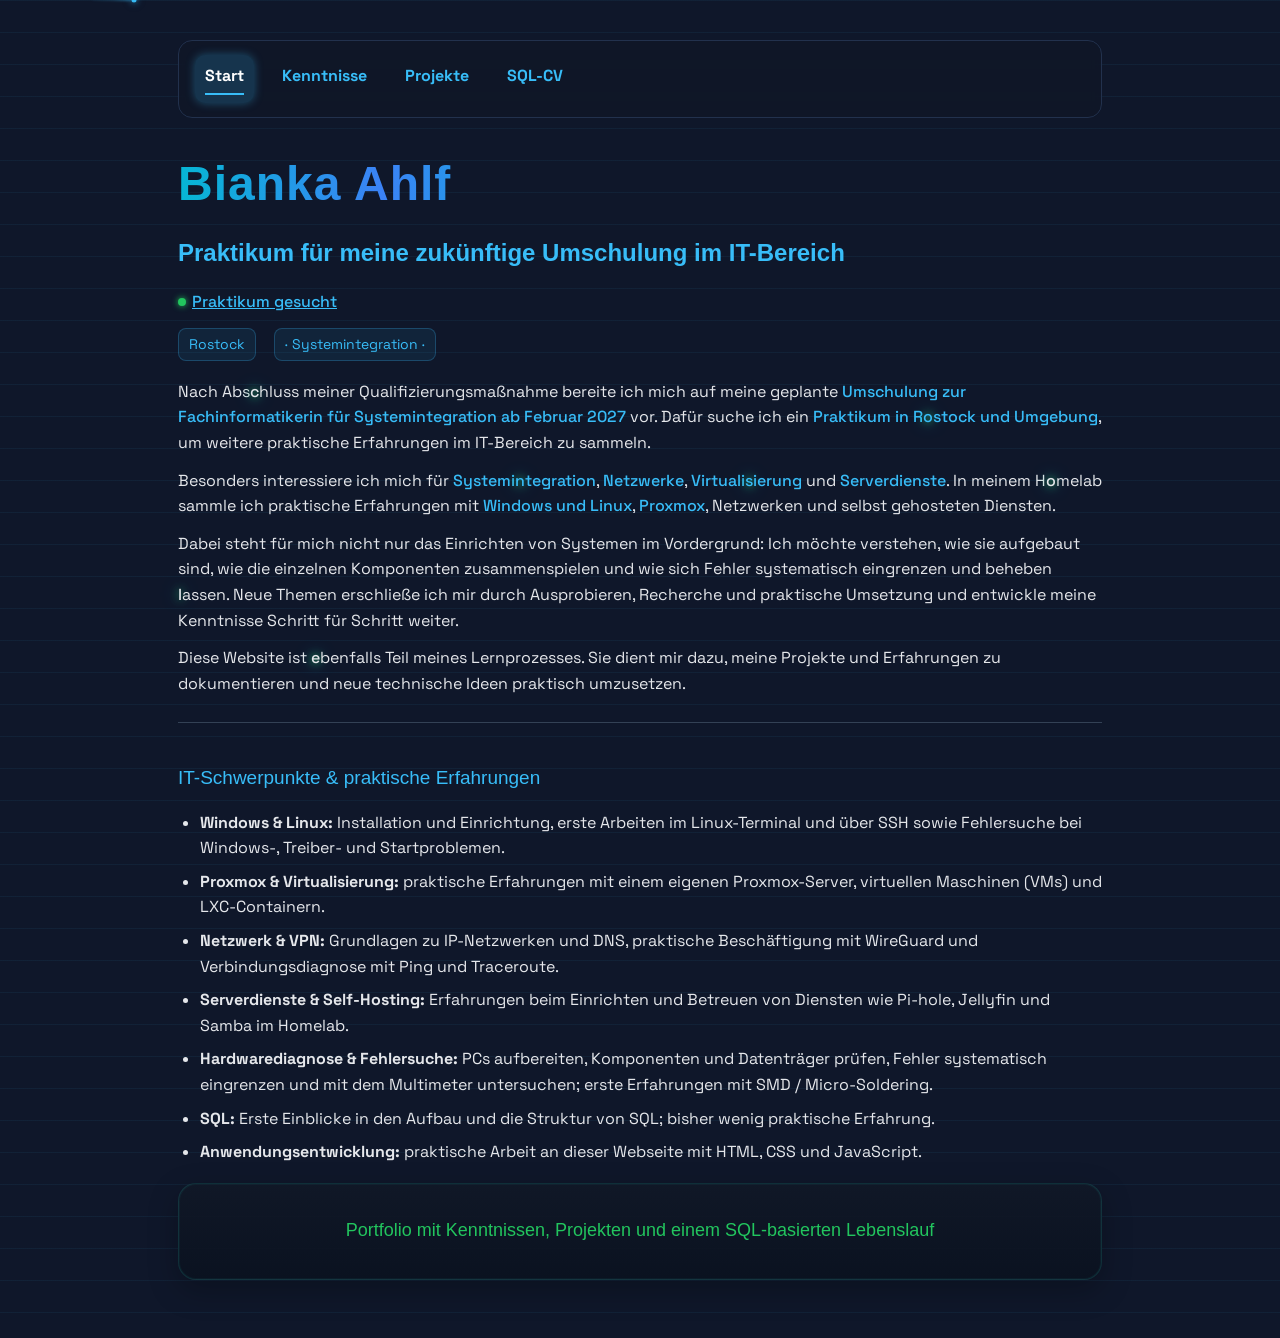
<file: index.html>
<!DOCTYPE html>
<html lang="de">
<head>
 <meta name="viewport" content="width=device-width,initial-scale=1.0">
<meta charset="UTF-8">
<title>Bianka Ahlf | IT-Portfolio</title>
<link rel="stylesheet" href="style.css">
<link href="https://fonts.googleapis.com/css?family=Space+Grotesk:wght@300;400;500;600;700&display=wrap" rel="stylesheet">
</head>

<body>
<div class="bg-grid"></div>
<div class="scan-layer"></div>
<div class="page-content">

<nav>
<a class="active" href="index.html">Start</a>
<a href="skills.html">Kenntnisse</a>
<a href="projects.html">Projekte</a>
<a href="sql-cv.html">SQL-CV</a>
</nav>




<h1>Bianka Ahlf</h1>

<h2>Praktikum für meine zukünftige Umschulung im IT-Bereich</h2>

<a class="status"
    href="anschreiben.html" target="_blank" rel="noopener"><span class="status-dot"></span>
 Praktikum gesucht
</a>

<div class="quick-facts">
  <span> Rostock</span>
  <span>· Systemintegration ·</span>
</div> 

<p>
  Nach Abs<span class="easter-letter" data-letter="c">c</span>hluss meiner
  Qualifizierungsmaßnahme bereite ich mich auf meine geplante
  <span class="praktikums-hinweis">Umschulung zur Fachinformatikerin für Systemintegration ab Februar 2027</span>
  vor. Dafür suche ich ein
  <span class="praktikums-hinweis">Praktikum in R<span class="easter-letter" data-letter="o">o</span>stock und Umgebung</span>,
  um weitere praktische Erfahrungen im IT-Bereich zu sammeln.
</p>

<p>
  Besonders interessiere ich mich für
  <span class="praktikums-hinweis">Systemi<span class="easter-letter" data-letter="n">n</span>tegration</span>,
  <span class="praktikums-hinweis">Netzwerke</span>,
  <span class="praktikums-hinweis">Virtuali<span class="easter-letter" data-letter="s">s</span>ierung</span> und
  <span class="praktikums-hinweis">Serverdienste</span>.
  In meinem H<span class="easter-letter" data-letter="o">o</span>melab
  sammle ich praktische Erfahrungen mit
  <span class="praktikums-hinweis">Windows und Linux</span>,
  <span class="praktikums-hinweis">Proxmox</span>,
  Netzwerken und selbst gehosteten Diensten.
</p>

<p>
  Dabei steht für mich nicht nur das Einrichten von Systemen im Vordergrund:
  Ich möchte verstehen, wie sie aufgebaut sind, wie die einzelnen Komponenten
  zusammenspielen und wie sich Fehler systematisch eingrenzen und beheben
  <span class="easter-letter" data-letter="l">l</span>assen.
  Neue Themen erschließe ich mir durch Ausprobieren, Recherche und praktische
  Umsetzung und entwickle meine Kenntnisse Schritt für Schritt weiter.
</p>

<p>
  Diese Website ist <span class="easter-letter" data-letter="e">e</span>benfalls
  Teil meines Lernprozesses. Sie dient mir dazu, meine Projekte und Erfahrungen
  zu dokumentieren und neue technische Ideen praktisch umzusetzen.
</p>
<hr>

<h3 style="color:var(--muted)">IT-Schwerpunkte &amp; praktische Erfahrungen</h3>
<ul>
<li><strong>Windows &amp; Linux:</strong> Installation und Einrichtung, erste Arbeiten im Linux-Terminal und über SSH sowie Fehlersuche bei Windows-, Treiber- und Startproblemen.</li>
<li><strong>Proxmox &amp; Virtualisierung:</strong> praktische Erfahrungen mit einem eigenen Proxmox-Server, virtuellen Maschinen (VMs) und LXC-Containern.</li>
<li><strong>Netzwerk &amp; VPN:</strong> Grundlagen zu IP-Netzwerken und DNS, praktische Beschäftigung mit WireGuard und Verbindungsdiagnose mit Ping und Traceroute.</li>
<li><strong>Serverdienste &amp; Self-Hosting:</strong> Erfahrungen beim Einrichten und Betreuen von Diensten wie Pi-hole, Jellyfin und Samba im Homelab.</li>
<li><strong>Hardwarediagnose &amp; Fehlersuche:</strong> PCs aufbereiten, Komponenten und Datenträger prüfen, Fehler systematisch eingrenzen und mit dem Multimeter untersuchen; erste Erfahrungen mit SMD / Micro-Soldering.</li>
<li><strong>SQL:</strong> Erste Einblicke in den Aufbau und die Struktur von SQL; bisher wenig praktische Erfahrung.</li>
<li><strong>Anwendungsentwicklung:</strong> praktische Arbeit an dieser Webseite mit HTML, CSS und JavaScript.</li>
</ul>

<div class="card">
<h4>Portfolio mit Kenntnissen, Projekten und einem SQL-basierten Lebenslauf
  </h4>
 </div>
</div>

<script src="scan.js"></script>
</body>

</html>
</file>
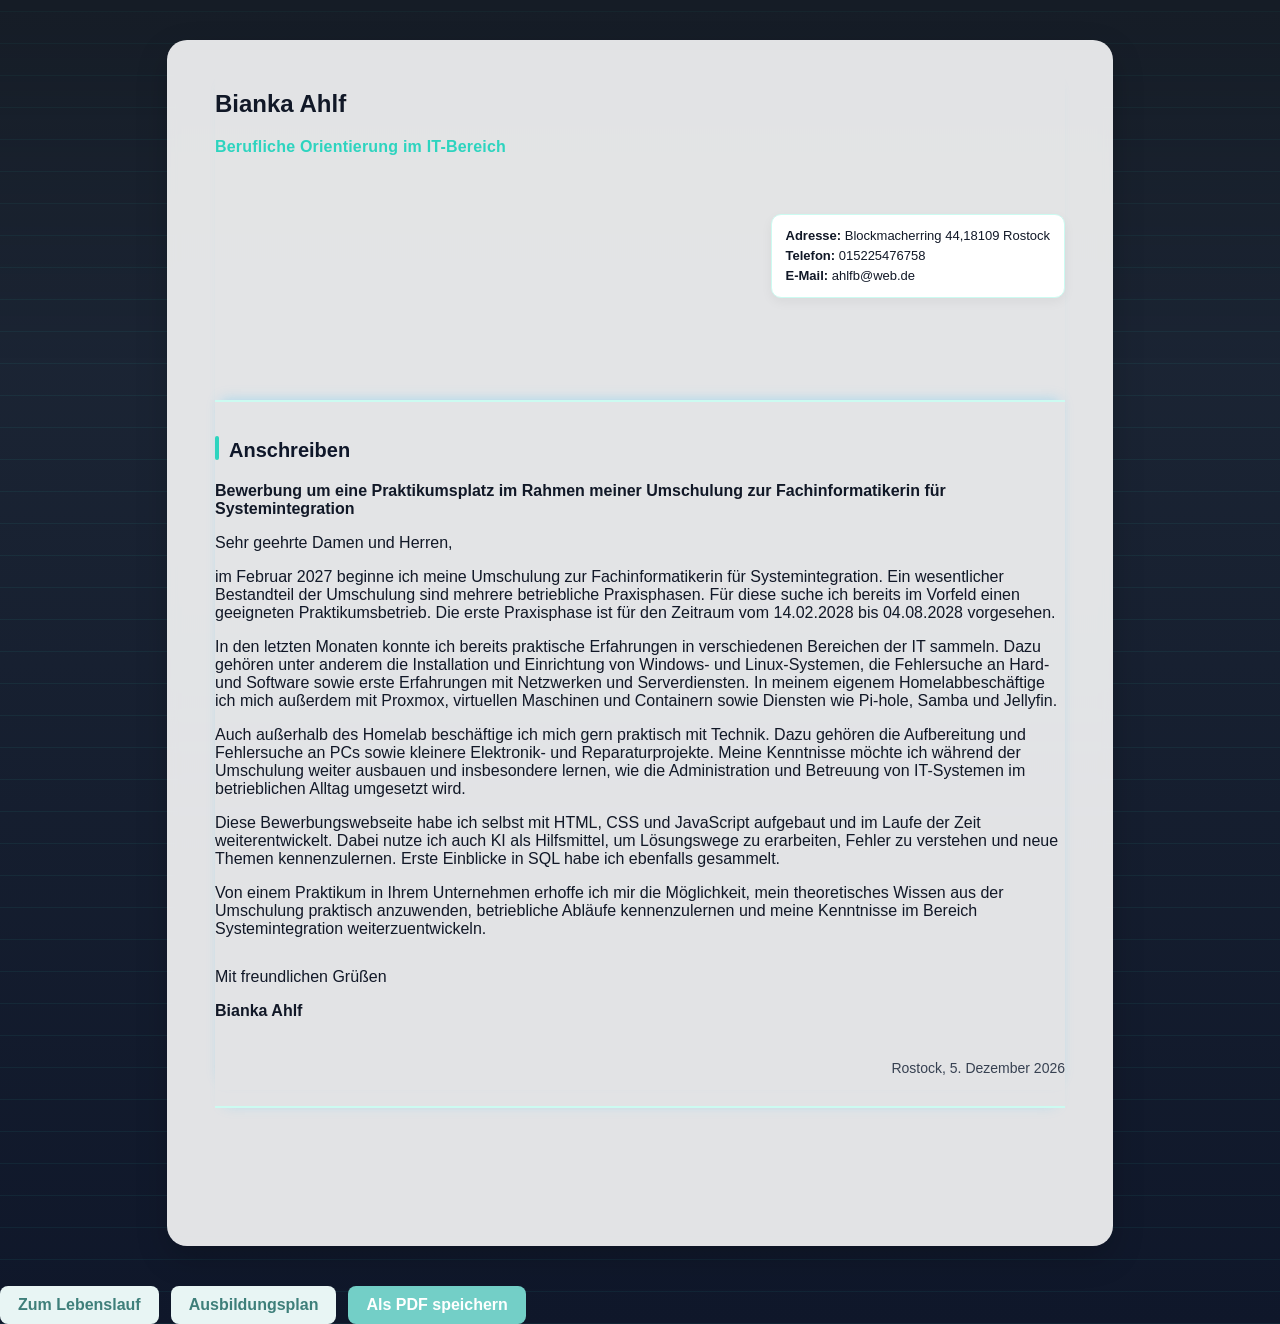
<file: anschreiben.html>
<!DOCTYPE html>
<html lang="de">
<head>
  <meta charset="UTF-8">
   <meta name="viewport"content="width=device-width,initial-scale=1.0">
  <title>Anschreiben | Bianka Ahlf</title>
<meta name="viewport" content="width=device-width, initial-scale=1.0">

 <link rel="stylesheet"href="bewerbung.css">
</head>


<body>

 <section class="cv">

  <header class="cv-header">
   <div class="cv-left">
    <h1>Bianka Ahlf</h1>
    <p class="title">Berufliche Orientierung im IT-Bereich</p>
 </div>

 <div class="contact-box">
   <p><strong>Adresse:</strong> Blockmacherring 44,18109 Rostock</p>
   <p><strong>Telefon:</strong> 015225476758</p>
   <p><strong>E-Mail:</strong> ahlfb@web.de</p>
  </div>
 </div> 

   <div class="cv-divider"></div>

 <div class="anschreiben-section">
  <h2 class="anschreiben-title">Anschreiben</h2>
   <p><strong>Bewerbung um eine Praktikumsplatz im Rahmen meiner Umschulung zur Fachinformatikerin für Systemintegration</strong></p>
  
   <p>Sehr geehrte Damen und Herren,</p>

   <p> im Februar 2027 beginne ich meine Umschulung zur Fachinformatikerin für Systemintegration. Ein wesentlicher Bestandteil
     der Umschulung sind mehrere betriebliche Praxisphasen.
     Für diese suche ich bereits im Vorfeld einen geeigneten Praktikumsbetrieb.
     Die erste Praxisphase ist für den Zeitraum vom 14.02.2028 bis 04.08.2028 vorgesehen.
   </p>

   <p> In den letzten Monaten konnte ich bereits praktische Erfahrungen in verschiedenen Bereichen der IT sammeln.
     Dazu gehören unter anderem die Installation und Einrichtung von Windows- und Linux-Systemen, die Fehlersuche an Hard- 
     und Software sowie erste Erfahrungen mit Netzwerken und Serverdiensten. In meinem eigenem Homelabbeschäftige ich 
     mich außerdem mit Proxmox, virtuellen Maschinen und Containern sowie Diensten wie Pi-hole, Samba und Jellyfin.
   </p>

   <p>Auch außerhalb des Homelab beschäftige ich mich gern praktisch mit Technik. Dazu gehören die Aufbereitung 
     und Fehlersuche an PCs sowie kleinere Elektronik- und Reparaturprojekte.
     Meine Kenntnisse möchte ich während der Umschulung weiter ausbauen und insbesondere lernen, wie die 
     Administration und Betreuung von IT-Systemen im betrieblichen Alltag umgesetzt wird.
   </p>

   <p>Diese Bewerbungswebseite habe ich selbst mit HTML, CSS und JavaScript aufgebaut und im Laufe der Zeit weiterentwickelt.
     Dabei nutze ich auch KI als Hilfsmittel, um Lösungswege zu erarbeiten, Fehler zu verstehen und neue Themen kennenzulernen.
     Erste Einblicke in SQL habe ich ebenfalls gesammelt.
   </p> 
   
   <p>Von einem Praktikum in Ihrem Unternehmen erhoffe ich mir die Möglichkeit, mein theoretisches Wissen aus 
     der Umschulung praktisch anzuwenden, betriebliche Abläufe kennenzulernen und meine Kenntnisse im Bereich Systemintegration
     weiterzuentwickeln.
   </p> 

  <div class="anschreiben-signature">
      <p>Mit freundlichen Grüßen</p>
    <p><strong>Bianka Ahlf</strong></p>
  </div>


   <footer class="cv-footer">
    <p>Rostock, <span id="date"></span></p>
  </footer>
   </section>
   
   <div class="actions">
    <a href="sql-cv.html" class="btn secondary">Zum Lebenslauf</a>
    <a href="Kalender_FISI_TZ_2027_02.pdf" target="_blank" class="btn secondary">Ausbildungsplan</a>
    <a href="#" onclick="window.print()"class="btn">Als PDF speichern</a>
   </div>
  </div>

<script>
  const dateEl =
 document.getElementById("date");
 
  const today =new Date();

  const formatted =
 today.toLocaleDateString("de-DE", {
   day: "numeric",
   month: "long",
   year: "numeric"
});

 dateEl.textContent = formatted;
</script>

 </body>
</html>
</file>
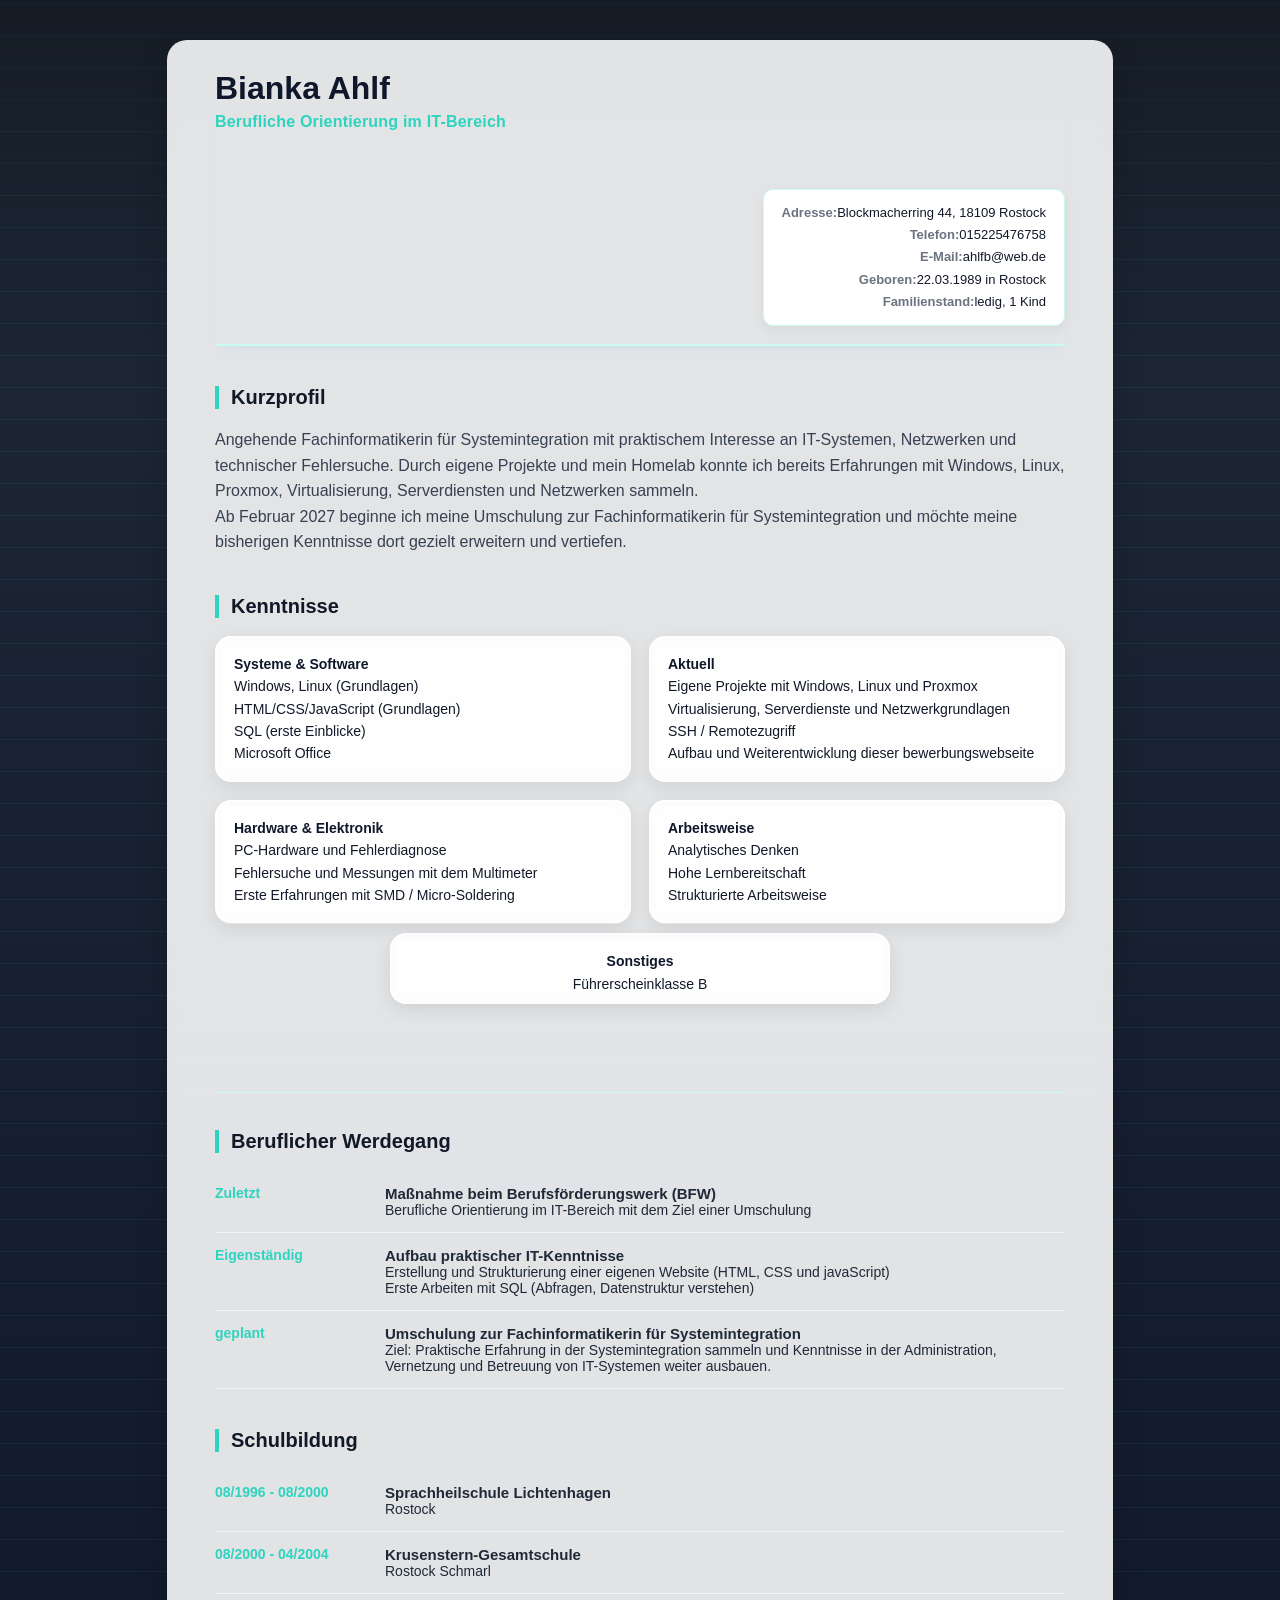
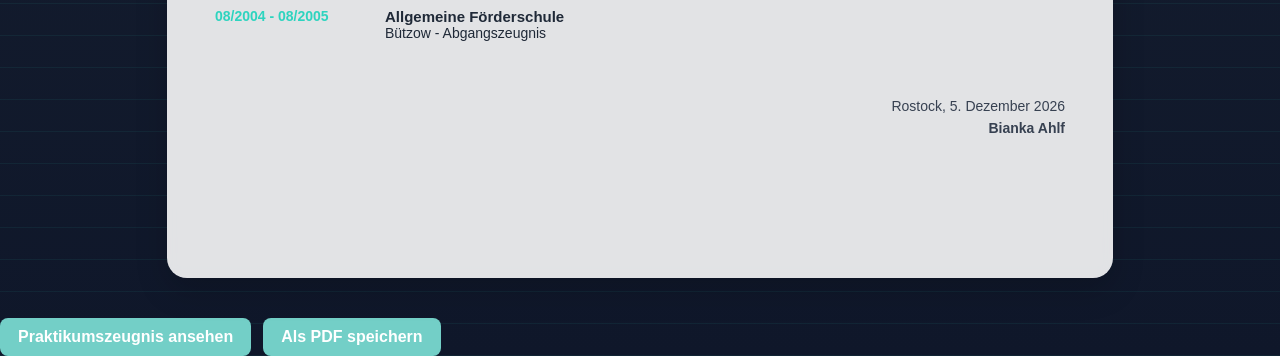
<file: lebenslauf.html>
<!DOCTYPE html>
<html lang="de">
<head>
 <meta charset="UTF-8">
 <meta name="viewport"content="width=device-width,initial-scale=1.0">
 <title>Lebenslauf - Bianka Ahlf</title>
 <link rel="stylesheet" href="bewerbung.css">
</head>
<body>

 <main class="cv">

  <header class="cv-header">

   <div class="header-left">
    <h1>Bianka Ahlf</h1>
    <p class="title">Berufliche Orientierung im IT-Bereich</p>
   </div>

   <dic class="header-right">
    <p><strong>Adresse:</strong>Blockmacherring 44, 18109 Rostock</p>
    <p><strong>Telefon:</strong>015225476758</p>
    <p><strong>E-Mail:</strong>ahlfb@web.de</p>
    <p><strong>Geboren:</strong>22.03.1989 in Rostock</p>
    <p><strong>Familienstand:</strong>ledig, 1 Kind</p>
   </div>

  </header>

  <section class="cv-section">
   <h2>Kurzprofil</h2>
   <p>Angehende Fachinformatikerin für Systemintegration mit praktischem Interesse an IT-Systemen, Netzwerken und 
    technischer Fehlersuche. Durch eigene Projekte und mein Homelab konnte ich bereits Erfahrungen mit Windows,
    Linux, Proxmox, Virtualisierung, Serverdiensten und Netzwerken sammeln.<br>
    Ab Februar 2027 beginne ich meine Umschulung zur Fachinformatikerin für Systemintegration und möchte meine bisherigen
    Kenntnisse dort gezielt erweitern und vertiefen.
   </p>
  </section>
  
 <section class="cv-section cv-skills-section">
   <h2>Kenntnisse</h2>

   <div class="skills">

    <div class="skill-box">
     <strong>Systeme & Software</strong>
     Windows, Linux (Grundlagen)<br>
     HTML/CSS/JavaScript (Grundlagen)<br>
     SQL (erste Einblicke)<br>
     Microsoft Office
     
    </div> 
    
    <div class="skill-box"> 
     <strong>Aktuell</strong>
      Eigene Projekte mit Windows, Linux und Proxmox<br>
      Virtualisierung, Serverdienste und Netzwerkgrundlagen<br>
      SSH / Remotezugriff<br>
      Aufbau und Weiterentwicklung dieser bewerbungswebseite
    </div>

   <div class="skill-box">
    <strong>Hardware & Elektronik</strong>
     PC-Hardware und Fehlerdiagnose<br>
     Fehlersuche und Messungen mit dem Multimeter<br>
     Erste Erfahrungen mit SMD / Micro-Soldering
   </div> 

   <div class="skill-box">
    <strong>Arbeitsweise</strong>
     Analytisches Denken<br>
     Hohe Lernbereitschaft<br>
     Strukturierte Arbeitsweise
   </div>

   <div class="skill-box full">
    <strong>Sonstiges</strong>
     Führerscheinklasse B
   </div>
</div>
</section>


<div class="page-break"></div>


  <section class="cv-section cv-career">
   <h2>Beruflicher Werdegang</h2>

   <div class="cv-item">
   <div class="cv-date highlight">Zuletzt</div>
    <div class="cv-content"><strong>Maßnahme beim Berufsförderungswerk (BFW)</strong><br>
     Berufliche Orientierung im IT-Bereich mit dem Ziel einer Umschulung</div>
</div>


   <div class="cv-item">
   <div class="cv-date highlight">Eigenständig</div>
    <div class="cv-content"><strong>Aufbau praktischer IT-Kenntnisse</strong><br>
     Erstellung und Strukturierung einer eigenen Website (HTML, CSS und javaScript)<br>
     Erste Arbeiten mit SQL (Abfragen, Datenstruktur verstehen)</div>
</div>

    

    <div class="cv-item">
    <div class="cv-date highlight">geplant</div>
     <div class="cv-content"><strong>Umschulung zur Fachinformatikerin für Systemintegration</strong><br>
Ziel: Praktische Erfahrung in der Systemintegration sammeln und Kenntnisse in der Administration, Vernetzung und Betreuung
     von IT-Systemen weiter ausbauen.</div>
</div>


  <section class="cv-section">
   <h2>Schulbildung</h2>

   <div class="cv-item">
    <div class="cv-date">08/1996 - 08/2000</div>
    <div class="cv-content">
     <strong>Sprachheilschule Lichtenhagen</strong><br>Rostock</div>
</div>

   <div class="cv-item">
    <div class="cv-date">08/2000 - 04/2004</div>
    <div class="cv-content">
     <strong>Krusenstern-Gesamtschule</strong><br>Rostock Schmarl</div>
</div>

   <div class="cv-item">
    <div class="cv-date">08/2004 - 08/2005</div>
    <div class="cv-content">
     <strong>Allgemeine Förderschule</strong><br>Bützow - Abgangszeugnis</div>
</div>
</section>

 
  <section class="cv-section">
   <div class="cv-footer">
    <p>Rostock, <span id="date"></span></p>
    <p><strong>Bianka Ahlf</strong></p>
   </div>
  </section>

 </main>
 
<div class="actions" style="margin-top:0">
 <a href="Praktikumszeugnis_ohne_Bankdaten.pdf" target="_blank" rel="noopener" class="btn" style="box-sizing:border-box">Praktikumszeugnis ansehen</a>
 <a href="#" onclick="window.print()"class="btn" style="box-sizing:border-box">Als PDF speichern</a>
</div>
<script>
  const dateEl =
 document.getElementById("date");
 
  const today =new Date();

  const formatted =
 today.toLocaleDateString("de-DE", {
   day: "numeric",
   month: "long",
   year: "numeric"
});

 dateEl.textContent = formatted;
</script>

</body>
</html>
</file>
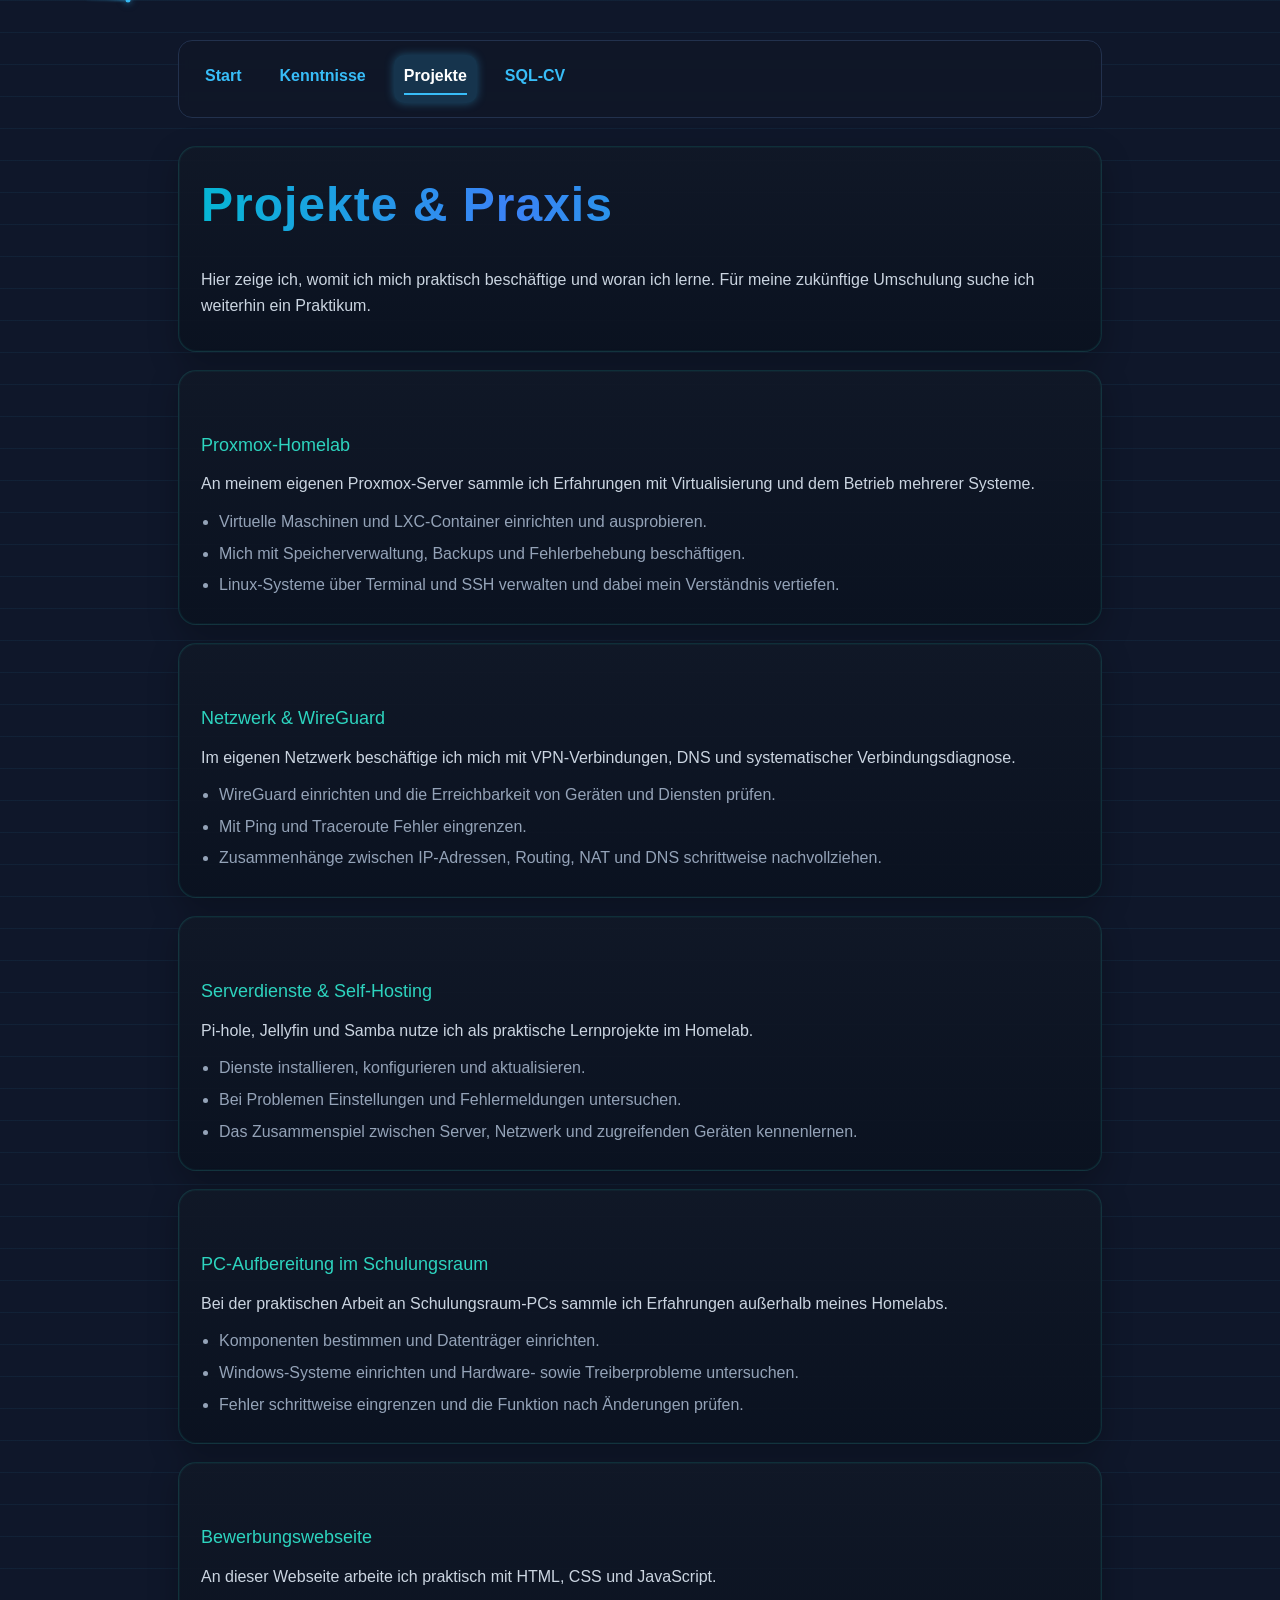
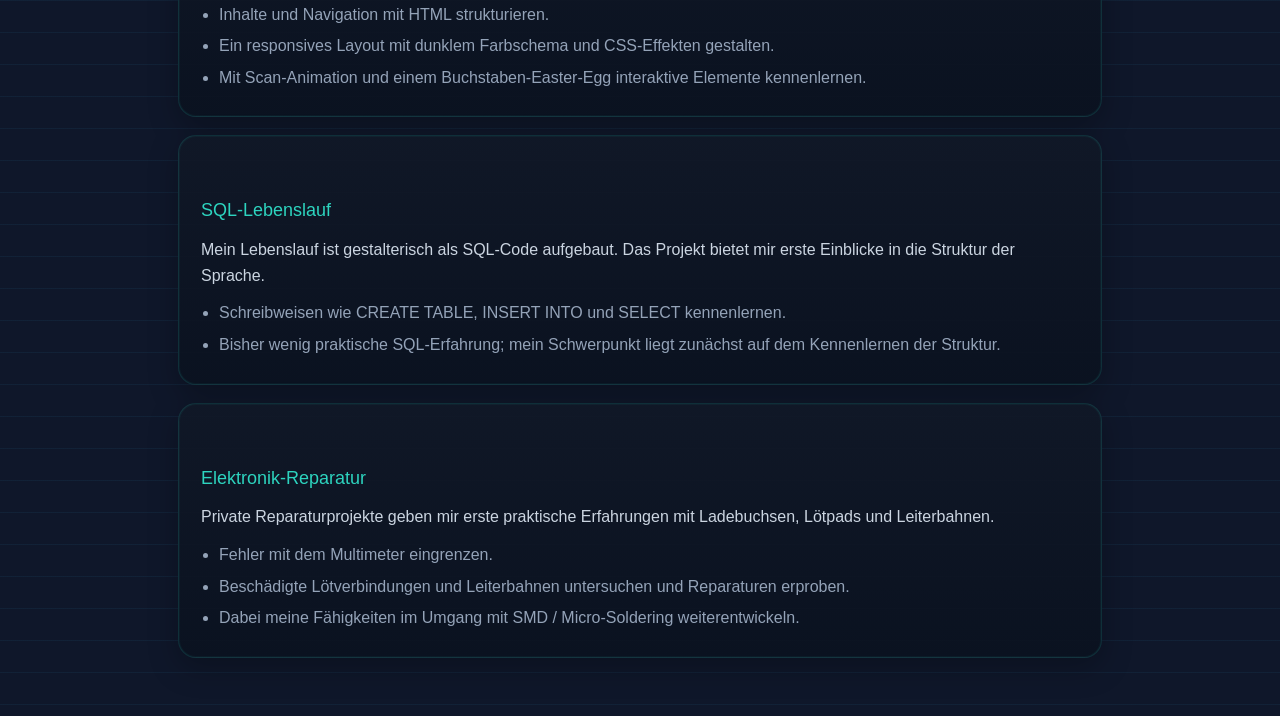
<file: projects.html>
<!DOCTYPE html>
<html lang="de">
<head>
 <meta name="viewport" content="width=device-width,initial-scale=1.0">
 <meta charset="UTF-8">
 <title>Projekte &amp; Praxis | Bianka Ahlf</title>
 <link rel="stylesheet" href="style.css">
</head>
<body class="projects-page">
<div class="bg-grid"></div>
<div class="scan-layer"></div>
<div class="page-content">
<nav>
 <a href="index.html">Start</a>
 <a href="skills.html">Kenntnisse</a>
 <a class="active" aria-current="page" href="projects.html">Projekte</a>
 <a href="sql-cv.html">SQL-CV</a>
</nav>
<div class="card">
 <h1>Projekte &amp; Praxis</h1>
 <p class="muted">Hier zeige ich, womit ich mich praktisch beschäftige und woran ich lerne. Für meine zukünftige Umschulung suche ich weiterhin ein Praktikum.</p>
</div>
<section class="card">
 <h3>Proxmox-Homelab</h3>
 <p>An meinem eigenen Proxmox-Server sammle ich Erfahrungen mit Virtualisierung und dem Betrieb mehrerer Systeme.</p>
 <ul>
  <li>Virtuelle Maschinen und LXC-Container einrichten und ausprobieren.</li>
  <li>Mich mit Speicherverwaltung, Backups und Fehlerbehebung beschäftigen.</li>
  <li>Linux-Systeme über Terminal und SSH verwalten und dabei mein Verständnis vertiefen.</li>
 </ul>
</section>
<section class="card">
 <h3>Netzwerk &amp; WireGuard</h3>
 <p>Im eigenen Netzwerk beschäftige ich mich mit VPN-Verbindungen, DNS und systematischer Verbindungsdiagnose.</p>
 <ul>
  <li>WireGuard einrichten und die Erreichbarkeit von Geräten und Diensten prüfen.</li>
  <li>Mit Ping und Traceroute Fehler eingrenzen.</li>
  <li>Zusammenhänge zwischen IP-Adressen, Routing, NAT und DNS schrittweise nachvollziehen.</li>
 </ul>
</section>
<section class="card">
 <h3>Serverdienste &amp; Self-Hosting</h3>
 <p>Pi-hole, Jellyfin und Samba nutze ich als praktische Lernprojekte im Homelab.</p>
 <ul>
  <li>Dienste installieren, konfigurieren und aktualisieren.</li>
  <li>Bei Problemen Einstellungen und Fehlermeldungen untersuchen.</li>
  <li>Das Zusammenspiel zwischen Server, Netzwerk und zugreifenden Geräten kennenlernen.</li>
 </ul>
</section>
<section class="card">
 <h3>PC-Aufbereitung im Schulungsraum</h3>
 <p>Bei der praktischen Arbeit an Schulungsraum-PCs sammle ich Erfahrungen außerhalb meines Homelabs.</p>
 <ul>
  <li>Komponenten bestimmen und Datenträger einrichten.</li>
  <li>Windows-Systeme einrichten und Hardware- sowie Treiberprobleme untersuchen.</li>
  <li>Fehler schrittweise eingrenzen und die Funktion nach Änderungen prüfen.</li>
 </ul>
</section>
<section class="card">
 <h3>Bewerbungswebseite</h3>
 <p>An dieser Webseite arbeite ich praktisch mit HTML, CSS und JavaScript.</p>
 <ul>
  <li>Inhalte und Navigation mit HTML strukturieren.</li>
  <li>Ein responsives Layout mit dunklem Farbschema und CSS-Effekten gestalten.</li>
  <li>Mit Scan-Animation und einem Buchstaben-Easter-Egg interaktive Elemente kennenlernen.</li>
 </ul>
</section>
<section class="card">
 <h3>SQL-Lebenslauf</h3>
 <p>Mein Lebenslauf ist gestalterisch als SQL-Code aufgebaut. Das Projekt bietet mir erste Einblicke in die Struktur der Sprache.</p>
 <ul>
  <li>Schreibweisen wie CREATE TABLE, INSERT INTO und SELECT kennenlernen.</li>
  <li>Bisher wenig praktische SQL-Erfahrung; mein Schwerpunkt liegt zunächst auf dem Kennenlernen der Struktur.</li>
 </ul>
</section>
<section class="card">
 <h3>Elektronik-Reparatur</h3>
 <p>Private Reparaturprojekte geben mir erste praktische Erfahrungen mit Ladebuchsen, Lötpads und Leiterbahnen.</p>
 <ul>
  <li>Fehler mit dem Multimeter eingrenzen.</li>
  <li>Beschädigte Lötverbindungen und Leiterbahnen untersuchen und Reparaturen erproben.</li>
  <li>Dabei meine Fähigkeiten im Umgang mit SMD / Micro-Soldering weiterentwickeln.</li>
 </ul>
</section>

</div>
<script src="scan.js"></script>
</body>
</html>
</file>
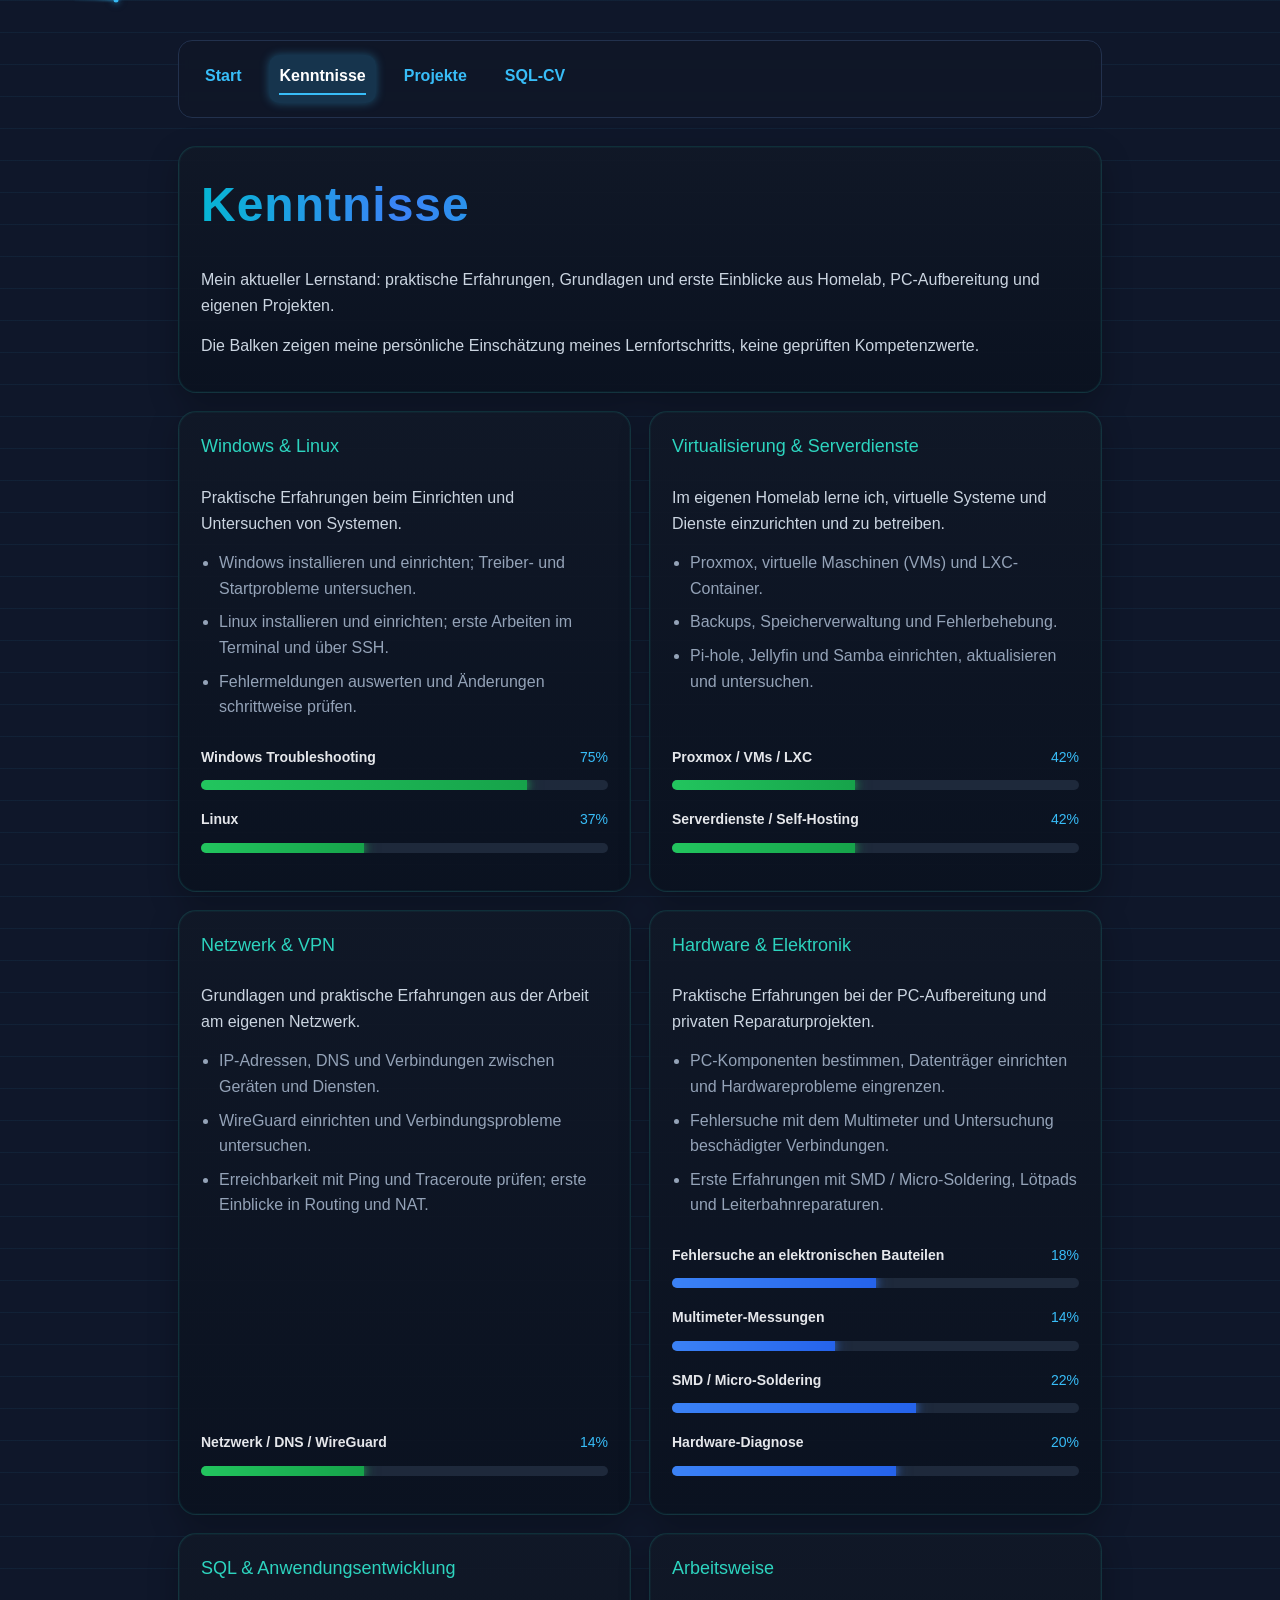
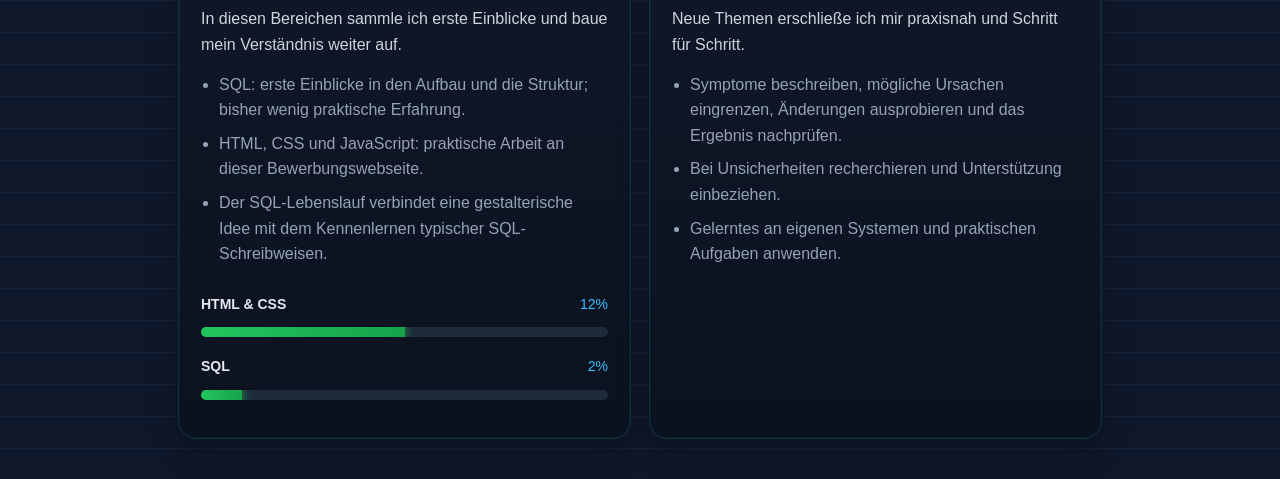
<file: skills.html>
<!DOCTYPE html>
<html lang="de">
<head>
  <meta charset="UTF-8">
  <meta name="viewport" content="width=device-width, initial-scale=1.0">

  <title>Kenntnisse | Bianka Ahlf</title>

  <link rel="stylesheet" href="style.css">
</head>

<body class="skill-page">

<div class="bg-grid"></div>
<div class="scan-layer"></div>

<div class="page-content">

  <nav>
    <a href="index.html">Start</a>
    <a class="active" aria-current="page" href="skills.html">Kenntnisse</a>
    <a href="projects.html">Projekte</a>
    <a href="sql-cv.html">SQL-CV</a>
  </nav>


  <!-- EINLEITUNG -->
  <div class="card skills-intro">

    <h1>Kenntnisse</h1>

    <p class="muted">
      Mein aktueller Lernstand: praktische Erfahrungen, Grundlagen und erste
      Einblicke aus Homelab, PC-Aufbereitung und eigenen Projekten.
    </p>

    <p>
      Die Balken zeigen meine persönliche Einschätzung meines Lernfortschritts,
      keine geprüften Kompetenzwerte.
    </p>

  </div>


  <!-- KARTENRASTER -->
  <div class="skills-overview">


    <!-- WINDOWS & LINUX -->
    <section class="card">

      <h3>Windows &amp; Linux</h3>

      <p>
        Praktische Erfahrungen beim Einrichten und Untersuchen von Systemen.
      </p>

      <ul>
        <li>
          Windows installieren und einrichten; Treiber- und Startprobleme
          untersuchen.
        </li>

        <li>
          Linux installieren und einrichten; erste Arbeiten im Terminal
          und über SSH.
        </li>

        <li>
          Fehlermeldungen auswerten und Änderungen schrittweise prüfen.
        </li>
      </ul>


      <div class="skill">

        <div class="skill-header">
          <span class="skill-name">Windows Troubleshooting</span>
          <span class="skill-percent">80%</span>
        </div>

        <div class="skill-bar"
             role="meter"
             aria-valuemin="0"
             aria-valuemax="100"
             aria-valuenow="80">

          <div class="skill-fill software"
               style="width:80%"
               data-width="80%"></div>

        </div>

      </div>


      <div class="skill">

        <div class="skill-header">
          <span class="skill-name">Linux</span>
          <span class="skill-percent">40%</span>
        </div>

        <div class="skill-bar"
             role="meter"
             aria-valuemin="0"
             aria-valuemax="100"
             aria-valuenow="40">

          <div class="skill-fill software"
               style="width:40%"
               data-width="40%"></div>

        </div>

      </div>

    </section>


    <!-- VIRTUALISIERUNG & SERVERDIENSTE -->
    <section class="card">

      <h3>Virtualisierung &amp; Serverdienste</h3>

      <p>
        Im eigenen Homelab lerne ich, virtuelle Systeme und Dienste
        einzurichten und zu betreiben.
      </p>

      <ul>
        <li>
          Proxmox, virtuelle Maschinen (VMs) und LXC-Container.
        </li>

        <li>
          Backups, Speicherverwaltung und Fehlerbehebung.
        </li>

        <li>
          Pi-hole, Jellyfin und Samba einrichten, aktualisieren
          und untersuchen.
        </li>
      </ul>


      <div class="skill">

        <div class="skill-header">
          <span class="skill-name">Proxmox / VMs / LXC</span>
          <span class="skill-percent">45%</span>
        </div>

        <div class="skill-bar"
             role="meter"
             aria-valuemin="0"
             aria-valuemax="100"
             aria-valuenow="45">

          <div class="skill-fill software"
               style="width:45%"
               data-width="45%"></div>

        </div>

      </div>


      <div class="skill">

        <div class="skill-header">
          <span class="skill-name">Serverdienste / Self-Hosting</span>
          <span class="skill-percent">45%</span>
        </div>

        <div class="skill-bar"
             role="meter"
             aria-valuemin="0"
             aria-valuemax="100"
             aria-valuenow="45">

          <div class="skill-fill software"
               style="width:45%"
               data-width="45%"></div>

        </div>

      </div>

    </section>


    <!-- NETZWERK & VPN -->
    <section class="card">

      <h3>Netzwerk &amp; VPN</h3>

      <p>
        Grundlagen und praktische Erfahrungen aus der Arbeit
        am eigenen Netzwerk.
      </p>

      <ul>
        <li>
          IP-Adressen, DNS und Verbindungen zwischen Geräten und Diensten.
        </li>

        <li>
          WireGuard einrichten und Verbindungsprobleme untersuchen.
        </li>

        <li>
          Erreichbarkeit mit Ping und Traceroute prüfen;
          erste Einblicke in Routing und NAT.
        </li>
      </ul>


      <div class="skill">

        <div class="skill-header">
          <span class="skill-name">Netzwerk / DNS / WireGuard</span>
          <span class="skill-percent">40%</span>
        </div>

        <div class="skill-bar"
             role="meter"
             aria-valuemin="0"
             aria-valuemax="100"
             aria-valuenow="40">

          <div class="skill-fill software"
               style="width:40%"
               data-width="40%"></div>

        </div>

      </div>

    </section>


    <!-- HARDWARE & ELEKTRONIK -->
    <section class="card">

      <h3>Hardware &amp; Elektronik</h3>

      <p>
        Praktische Erfahrungen bei der PC-Aufbereitung und
        privaten Reparaturprojekten.
      </p>

      <ul>
        <li>
          PC-Komponenten bestimmen, Datenträger einrichten und
          Hardwareprobleme eingrenzen.
        </li>

        <li>
          Fehlersuche mit dem Multimeter und Untersuchung
          beschädigter Verbindungen.
        </li>

        <li>
          Erste Erfahrungen mit SMD / Micro-Soldering,
          Lötpads und Leiterbahnreparaturen.
        </li>
      </ul>


      <div class="skill">

        <div class="skill-header">
          <span class="skill-name">
            Fehlersuche an elektronischen Bauteilen
          </span>
          <span class="skill-percent">50%</span>
        </div>

        <div class="skill-bar"
             role="meter"
             aria-valuemin="0"
             aria-valuemax="100"
             aria-valuenow="50">

          <div class="skill-fill hardware"
               style="width:50%"
               data-width="50%"></div>

        </div>

      </div>


      <div class="skill">

        <div class="skill-header">
          <span class="skill-name">Multimeter-Messungen</span>
          <span class="skill-percent">40%</span>
        </div>

        <div class="skill-bar"
             role="meter"
             aria-valuemin="0"
             aria-valuemax="100"
             aria-valuenow="40">

          <div class="skill-fill hardware"
               style="width:40%"
               data-width="40%"></div>

        </div>

      </div>


      <div class="skill">

        <div class="skill-header">
          <span class="skill-name">SMD / Micro-Soldering</span>
          <span class="skill-percent">60%</span>
        </div>

        <div class="skill-bar"
             role="meter"
             aria-valuemin="0"
             aria-valuemax="100"
             aria-valuenow="60">

          <div class="skill-fill hardware"
               style="width:60%"
               data-width="60%"></div>

        </div>

      </div>


      <div class="skill">

        <div class="skill-header">
          <span class="skill-name">Hardware-Diagnose</span>
          <span class="skill-percent">55%</span>
        </div>

        <div class="skill-bar"
             role="meter"
             aria-valuemin="0"
             aria-valuemax="100"
             aria-valuenow="55">

          <div class="skill-fill hardware"
               style="width:55%"
               data-width="55%"></div>

        </div>

      </div>

    </section>


    <!-- SQL & ANWENDUNGSENTWICKLUNG -->
    <section class="card">

      <h3>SQL &amp; Anwendungsentwicklung</h3>

      <p>
        In diesen Bereichen sammle ich erste Einblicke und
        baue mein Verständnis weiter auf.
      </p>

      <ul>
        <li>
          SQL: erste Einblicke in den Aufbau und die Struktur;
          bisher wenig praktische Erfahrung.
        </li>

        <li>
          HTML, CSS und JavaScript: praktische Arbeit
          an dieser Bewerbungswebseite.
        </li>

        <li>
          Der SQL-Lebenslauf verbindet eine gestalterische Idee
          mit dem Kennenlernen typischer SQL-Schreibweisen.
        </li>
      </ul>


      <div class="skill">

        <div class="skill-header">
          <span class="skill-name">HTML &amp; CSS</span>
          <span class="skill-percent">50%</span>
        </div>

        <div class="skill-bar"
             role="meter"
             aria-valuemin="0"
             aria-valuemax="100"
             aria-valuenow="50">

          <div class="skill-fill software"
               style="width:50%"
               data-width="50%"></div>

        </div>

      </div>


      <div class="skill">

        <div class="skill-header">
          <span class="skill-name">SQL</span>
          <span class="skill-percent">10%</span>
        </div>

        <div class="skill-bar"
             role="meter"
             aria-valuemin="0"
             aria-valuemax="100"
             aria-valuenow="10">

          <div class="skill-fill software"
               style="width:10%"
               data-width="10%"></div>

        </div>

      </div>

    </section>


    <!-- ARBEITSWEISE -->
    <section class="card">

      <h3>Arbeitsweise</h3>

      <p>
        Neue Themen erschließe ich mir praxisnah und Schritt für Schritt.
      </p>

      <ul>
        <li>
          Symptome beschreiben, mögliche Ursachen eingrenzen,
          Änderungen ausprobieren und das Ergebnis nachprüfen.
        </li>

        <li>
          Bei Unsicherheiten recherchieren und Unterstützung einbeziehen.
        </li>

        <li>
          Gelerntes an eigenen Systemen und praktischen Aufgaben anwenden.
        </li>
      </ul>

    </section>

  </div>

</div>


<script src="scan.js"></script>
<script src="skills.js"></script>

</body>
</html>
</file>
<file: style.css>
:root{
 --bg:#0f172a;
 --panel: #111827aa;
 --panel2: #0b1220;
 --border: #22314d;
 --text: #e2e8f0;
 --muted: #38bdf8;
 --accent: #38bdf8;
}

*{box-sizing: border-box;}

body {
  font-family: "Space Grotesk", sans-serif;
  background-color:#0f172a;
  color: #e5e7eb;
  margin: 0 auto;
  padding: 40px 18px;
  max-width: 960px;
  margin-left: auto;
  margin-right: auto;
  line-height: 1.6;
  background-image:
  linear-gradient(rgba(56,189,248,0.06) 1px, transparent 1px);   
background-size: 32px 32px;
} 

.page-content{
  position:relative;
  z-index: 2;
}
.scan-layer{
  pointer-events:none;	
  position:fixed;
  inset:0;
  pointer-events:none;
  z-index:1;
--trail-angle: 90deg;
--point-x: 5px;
} 
.scan-layer::before{
  content:"";
  position: absolute;
  left: 0;
  top: 0;
  width: 48px;
  height: 2px;
  background:linear-gradient(var(--trail-angle),
 	 rgba(56,189,248,0.05) 0%,
         rgba(56,189,248,0.18) 45%,
         rgba(56,189,248,0.45) 75%,
         transparent 100%);

  border-radius: 999px;
  filter: blur(0.8px);

  transform: translate(
		calc(var(--scan-x, 0px) - var(--pointer-x, 
	     2.5px) + var(--trail-offset, 0px)), 
		calc(var(--scan-y, 0px) - 1px));
}

.scan-layer::after{
  content:"";
  position:absolute;
  left:0;
  top:0;

  width:5px;
  height:5px;

  border-radius:50%;

  background:radial-gradient(circle at 50% 50%,
	 rgba(56,189,248,1) 0px,
	 rgba(56,189,248,0.95) 3px,
 	 rgba(56,189,248,0.25) 6px,
	 transparent 8px);

  box-shadow:
	 0 0 6px rgba(56,189,248,0.7),
	 0 0 12px rgba(56,189,248,0.25);

  transform: translate(
	calc(var(--scan-x,0px) - 2.5px),
 	calc(var(--scan-y,0px) - 2.5px));
}	

nav {
  display: flex;
  gap: 18px;
  flex-wrap: wrap;
  align-items: center;
  padding: 14px 16px;
  border: 1px solid var(--border);
  background:rgba(17,24,39,0.7);
  backdrop-filter: blur(6px);
  border-radius: 14px;
  margin-bottom: 28px;
}

nav a {
  color: var(--accent);
  text-decoration: none;
  font-weight: 700;
  padding: 8px 10px;
  border-radius: 10px;
  transition: .12s ease, background .12s ease, color .12s ease;
}
nav a::after{
  content:"";
  display:block;
  height:2px;
  width:0;
  background: var(--accent);
  transition:width .25s ease;
  margin-top:4px;
}
nav a:hover {
  background: rgba(56,189,248,0.12);
  transform: translateY(-1px);
  color: #ffffff;
}
 
nav a:hover::after, nav a.active::after{
  width: 100%;
}

nav a.active {
  background: rgba(56,189,248,0.18);
  color: #ffffff;
  box-shadow: 0 0 10px rgba(56,189,248,0.35);
}

h1 {
  display: inline-block;
  font-family:"inter", sans-serif;
  font-size: 48px;
  font-weight:800;
  letter-spacing: 1px;
  margin:0 0  12px 0;
  background: linear-gradient(90deg, #06b6d4 0%, #3b82f6 25%, #06b6d4 50%, #22c55e 75%, #16a34a 85%, #06b6d4 100%);
  background-size: 300% 100%;
  background-position: 0% 50%;
  background-clip: text;
  -webkit-background-clip: text;
  color: transparent;
  -webkit-text-fill-color: transparent;
  animation: nameGlow 5s ease-in-out infinite alternate;
}
@keyframes nameGlow{
 0%{
background-position:0% 50%;
}
 100%{
background-position:100% 50%;
 }
}
h2 {
  font-family:"inter", sans-serif;
  color:var(--muted);
  margin:0 0 16px;
  font-weight:600;
}
.quick-facts{
 display:flex;
 gap:18px;
 flex-wrap:wrap;
 margin:10px 0 18px 0;
 font-size:14px;
 color:var(--muted);
}
.quick-facts span{
  background:rgba(56,189,248,0.08);
  border:1px solid rgba(56,189,248,0.25);
  padding:4px 10px;
  border-radius:8px;
}
 .status{
  display:flex;
  align-items:center;
  gap:6px;
  color:var(--accent);
  font-weight:500;
  margin:8px 0 14px 0;
}
 .status-dot{
  display:inline-block;
  width:8px;
  height:8px;
  border-radius:50%;
  background:#22c55e;
  box-shadow:0 0 6px #22c55e;
  animation:statusPulse 2s infinite;
}
.status{
  transition:color .2s ease;
}

.status-dot{
  transition:transform .2s ease, box-shadow .2s ease;
}
.status:hover{
  color:#4ade80;
  text-shadow: 0 0 6px rgba(134,239,172,1),
               0 0 12px rgba(34,197,94,0.9),
 	       0 0 20px rgba(34,197,94,0.7);
}
.status:hover .status-dot{
  transform:scale(1.2);
  box-shadow:0 0 12px #22c55e, 0 0 22px #22c55e;
}


@keyframes statusPulse{
0%{
  transform:scale(1);
  box-shadow:0 0 4px #22c55e;
  opacity:1.2;
}
50%{
  transform:scale(1.4);
  box-shadow:0 0 10px #22c55e;
  opacity:2.2;
}
100%{
  transform:scale(1);
  box-shadow:0 0 4px #22c55e;
  opacity:1.2;
 }
}

h3 {
  font-family:"inter", sans-serif;
  color:#6bdcff;
  font-weight:500;
  font-size:19px;
  margin-top:40px;
  margin-bottom:14px;
}

h4 {
  color:#22c55e;
  font-family:"inter",sans-serif;
  font-weight:450;
  font-size:18px;
  margin-top:40px;
  margin-bottom:14px;
}

p{ margin:12px 0;
}
.easter-letter{
  font-weight:500;
  text-shadow:0 0 8px #22c55e,0 0 16px rgba(56,189,248,0.7);
  cursor:pointer;
}
.easter-hit{
 color:#22c55e !important;
 text-shadow:0 0 14px #22c55e;
 transition:all 0.2s ease;
}
 .praktikums-hinweis{
  color:var(--muted);
  font-weight:500;
  margin-top:14px; 
}

hr {
  border:0;
  height:1px;
  background:#334155;
  margin:26px 0;
}

ul {
  padding-left: 22px;

}

li {
  margin-bottom: 8px;
}

.card{
  background:linear-gradient(
   180deg,
   rgba(17,24,39,0.94),
   rgba(11,18,32,0.94)
  );
  border:1px solid rgba(45,212,191,0.15);
  border-radius:18px;
  padding:20px 22px;
  margin:18px 0;
  box-shadow:0 10px 30px rgba(0,0,0,0.25),
   0 0 0 1px rgba(45,212,191,0.05) inset;
  transition:all 0.25s ease;
}
.sql-card{
	margin:16px;
	padding:20px 16px;
	border-radius:16px;
	background:rgba(8,12,24,0.88);
	border:1px solid rgba(80,150,255,0.18);
	box-shadow:0 10px 30px rgba(0,0,0,0.35);
	overflow:visible;
}
.card h3{
  margin-bottom:12px;
  color:#2dd4bf;
  font-size:18px;
}

.card h4{
  text-align:center;
  color:#22c55e;
  width:100%;
  margin-top:12px;
}

.card p{
  margin-bottom:14px;
  color:#cbd5e1;
}

.card ul{
  padding-left:18px;
  margin:0;
}

.card li{
  margin-bottom:8px;
  color:#94a3b8;
}

.card:hover{
  transform:translateY(-4px);
  border-color:rgba(45,212,191,0.4);
  box-shadow:0 15px 40px rgba(0,0,0,0.35),
   0 0 25px rgba(45,212,191,0.15);
}
.card:hover h3{
  color:#38bdf8;
}
.projects-page .card h3{
  color:#2dd4bf;
  margin-bottom:10px;
}
.projects-page .card p{
  color:#cbd5e1;
  margin-bottom:12px;
}
.projects-page .card ul{
  padding-left:18px;
  margin:0;
}
.projects-page .card li{
  color:#94a3b8;
  margin-bottom:6px;
}

.muted{
  color:var(--muted);
}

pre {
  background-color: #0b1020;
  padding: 18px;
  border-radius: 14px;
  overflow-x: auto;
  border: 1px solid #1f2a44;
  font-family: Consolas, Monaco, 'Courier New', monospace;
  box-shadow: 0 10px 25px rgba(0,0,0,0.3);
}
code {
  color: #cbd5e1;
}
.kw {color: #38bdf8; font-weight:700;}
.fn {color: #a78bfa;}
.str {color: #34d399;}
.cm {color: #64748b; font-style: italic;}
.num {color: #fbbf24;}

.skill-header{
 display: flex;
 justify-content: space-between;
 font-size: 14px;
 margin-bottom: 6px;
}
.skill-header span:last-child {
 color: var(--muted);
}
.skill-percent {
 min-width: 45px;
 text-align: right;
 font-variant-numeric:tabular-nums;
}
.skill{
  margin-bottom: 18px;
  transition: transform 0.2s ease;
}
.skill-name {
  margin-bottom: 6px; 
  font-weight:600;
}
.skill-bar {
  background: #1e293b;
  border-radius: 10px;
  height: 10px;
}
.skill-fill {
  display: block;
  height: 100%;
  width:0%; 
  transition: width 1.2s ease;
  box-shadow: 0 0 8px rgba(80,150,255,0.4);
  position: relative;
  overflow: hidden;
}
.skill-fill::after{
 content:"";
 position:absolute;
 top:0;
 left:-100%;
 width:100%;
 height:100%;
 z-index: 2;
 pointer-events:none;
 background:linear-gradient(120deg,
 transparent, rgba(255,255,255,0.4),
 transparent
 );
 animation:skillShimmer 2.5s infinite;
} 
.skill-fill.hardware {
 background: linear-gradient(90deg, #3b82f6, #2563eb);
 box-shadow: 0 0 8px rgba(59,130,246,0.7), 0 0 16px rgba(59,130,246,0.5);
}
.skill:hover .skill-fill.hardware {
  box-shadow: 0 0 22px rgba(34,197,94,0.95);
  transform: scaleX(1.02);
  transform-origin: left center;
}
.skill-fill.software {
 background: linear-gradient(90deg, #22c55e, #16a34a);
 box-shadow: 0 0 8px rgba(34,197,94,0.7), 0 0 16px rgba(34,197,94,0.5);
}
.skill:hover .skill-fill.software {
  box-shadow: 0 0 22px rgba(34,197,94,0.95);
  transform: scaleX(1.02);
  transform-origin: left center;
}
.skill.reveal {
 opacity:0;
 transform:translateY(14px);
 transition:
  opacity 600ms cubic-bezier(.2,.8,.2,1);
  transform 600ms cubic-bezier(.2,.8,.2,1);
}

.skill.reveal.is-visible {
 opacity:1;
 transform:translateY(0);
}
a{
color:var(--accent);
}
.sql-cv {
  background:#0f172a;
  padding: 30px;
  border-radius:12px;
  font-family:monospace;
  border:1px solid rgba(56,189,248,0.18);
  box-shadow:0 10px 30px rgba(0,0,0,0.28);
}
.sql {
  color:#e5e7eb;
  margin-top:20px;
  font-family:monospace;
  padding:20px;
  border-radius:8px;
  line-height:1.7;
  background:rgba(2,6,23,0.45);
  border:1px solid rgba(56,189,248,0.08);
  white-space:pre-wrap;
}
.sql-keyword {
  color: #38bdf8;
  font-weight: 700;
  text-shadow: 0 0 6px rgba(56,189,248,0.35);
}

.sql-table {
  color: #22c55e;
  font-weight: 600;
  text-shadow: 0 0 6px rgba(34,197,94,0.35);
}

.sql-string {
  color: #fbbf24;
  font-weight: 600;
  text-shadow: 0 0 6px rgba(251,191,36,0.35);
}

.sql-comment {
  color: #94a3b8;
  font-style: italic;
  opacity: 0.85;
}
}
.sql-result {
  color:#e5e7eb;
  margin:18px 0 28px;
  padding:16px 18px;
  background:rgba(2,6,23,0.35);
  border:1px solid rgba(34,197,94,0.22);
  border-radius:8px;
  display:inline-block; 
  font-family:monospace;
  white-space:pre;
  box-sizing:border-box;
  text-align:left;
}
.sql-result pre{
 margin:0;
 font-family:monospace;
 color:#e5e7eb;
}
.sql::before {
  content:">";
  color:#22c55e;
  font-weight:700;
}
.typewriter {
  white-space:pre-wrap;
  border-right:2px solid #22c55e;
  min-height:3.5em;
  opacity:0;
  transition:opacity 0.2s ease;
}
.typewriter.is-visible{
  opacity:1;
}
.typewriter.typing {
  animation:cursorBlink 0.8s step-end infinite;
}

@keyframes cursorBlink {
  50%{
border-color:transparent;
 }
}

 .projects{
  display:grid;
  gap:20px;
  margin-top:20px;
}
.skills-overview {
  display: grid;
  grid-template-columns: repeat(2, minmax(0, 1fr));
  gap: 18px;
  align-items: stretch;
}

.skills-overview .card {
  margin: 0;
  display: flex;
  flex-direction: column;
}

.skills-overview .card h3 {
  margin-top: 0;
}

.skills-overview .skill:first-of-type {
  margin-top: auto;
  padding-top: 18px;
}

.skills-overview .skill-bar {
  overflow: hidden;
}
 @media (min-width:900px){
  .projects{
   grid-template-columns: 1fr 1fr;
  }
 }

.badge-grid {
  display:grid;
  grid-template-columns: repeat(auto-fit, minmax(280px, 1fr));
  gap: 18px;
  margin-top: 12px;
}
.badge{
  border: 1px solid var(--border);
  border-left: 4px solid var(--accent);
  background: rgba(17,24,39,0.85);
  border-radius: 14px;
  padding: 18px 18px 18px 20px;
  transition: all .2s ease;
}
.badge-hover {
 transform: translateY(-4px);
 box-shadow: 0 14px 30px rgba(0,0,0,0.35);
}
.badge-title {
  font-weight: 700;
  font-size: 16px;
  margin-bottom: 6px;
  color: #ffffff;
}
.badge-text {
  color: var(--muted);
  font-size: 14px;
  line-height: 1.6;
}
}

@media (max-width: 700px){
 .badge-grid{grid-template-columns:1fr;}
}
.badge.hardware {
 border-left: 4px solid #3b82f6;
}
.badge.software {
 border-left: 4px solid #22c55e;
}
.badge.workflow {
 border-left: 4px solid #06b6d4;
}
.section-card {
 border: 1px solid var(--border);
 background: rgba(17,24,39,0.75);
 border-radius: 18px;
 padding: 24px;
 margin-bottom: 28px;
}

#software {
 margin-top: 140px;
}

 html {
  scroll-behavior: smooth;
}

@keyframes skillShimmer {
 0%{left:-100%;
 }
 100%{left:120%;
 }
}

@media(max-width: 768px){

 body{
  overflow-x:auto;
}
 nav{
  display:flex;
  flex-wrap:wrap;
  gap:10px;
  justify-content:center;
}
.card, .cv{
  margin:16px;
  padding:20px 16px;
  border-radius:16px;
}
 h1{
  font-size:28px;
}
 h2{
  font-size:22px;
}
 h3{
  font-size:18px;
}
 p, li{
  font-size:15px;
  line-height:1.6;
}
.actions{
  flex-direction:column;
  gap:10px;
}
.btn{
  width:100%;
  text-align:center;
}
.projects-page .card{
  width:100%;
  margin:14px 0;
}
.projects-page ul{
  padding-left:18px;
}
.project-grid{
grid-template-columns:1fr;
}
.skill-grid, .skills{
 grid-template-columns:1fr;
}
.skill-box, .card.skills-section{
  width:100%;
  box-sizing:border-box;
}
.skill-header{
  flex-direction:column;
  align-items:flex-start;
  gap:4px;
}
.skill-percent{
  align-self:flex-end;
}
.card{
  overflow:visible;
}
.sql-cv{
  white-space:pre;
}
.sql-scroll{
   width:100%;
   max-width:100%;
   overflow-x:auto;
   overflow-y:hidden;
   touch-action:pan-x;
  -webkit-overflow-scrolling:touch;
 }
	.sql-content{
		margin-left:0;
		margin-right:0;
		vertical-align:top;
}
 .sql-result{
	 white-space:pre;
	 min-width:1400px;
	 font-family:monospace
	 overflow-x:auto;
	 display:block;
	 padding:12px 14px;
 }
  .sql-result,
  .sql.typewriter,
  .sql-result pre{
	font-size:13px;
	line-height:1.5;
  }
  .sql-card{
	  margin:10px 0;
  }
.skills-overview {
  grid-template-columns: 1fr;
 }

.skills-overview .card {
  margin: 0;
 }
}
</file>
<file: bewerbung.css>
:root{
 --bg: #f4f7fb;
 --card: #ffffff;
 --text: #1f2937;
 --muted: #4b5563;
 --line: #ccfbf1;
 --accent: #2dd4bf;
 --accent-soft: #ccfbf1;


body{
  margin:0;
  font-family:Arial,sans-serif;
  background:
   repeating-linear-gradient(
    0deg,
    rgba(45,212,191,0.07) 0px,
    rgba(45,212,191,0.07) 1px,
    transparent 1px,
    transparent 32px
),
    linear-gradient(to bottom, #1f2937, #0f172a);
    color:#111827; 
}
body::after{
  content:"";
  position:fixed;
  inset:0;
  background:linear-gradient(to bottom, rgba(0,0,0,0.3),transparent 40%);
  pointer-events:none;
}

 .cv{
  max-width:850px;
  margin:40px auto;
  padding:40px 48px 60px;
  border-radius:20px;
  box-shadow:0 12px 32px rgba(0,0,0,0.18);
  background:rgba(255,255,255,0.88);
  backdrop-filter:blur(6px);
  -webkit-backdrop-filter:blur(6px);
  position:relative;
  z-index:2;
  padding-bottom:110px;
}

 .cv-header{
  display:grid;
  grid-template-columns:1 fr auto;
  gap:40px;
  border-bottom:2px solid var(--accent-soft);
   box-shadow:0 -6px 12px -6px
   rgba(56,189,248,0.35);
  padding-bottom:20px;
  margin-bottom:30px;
  align-items:start;
}

 .header-left h1{
  margin:0;
  font-size:32px;
  color:#0f172a;
}
 
 .title{
  margin-top:8px;
  color:var(--accent);
  font-weight:600;
  letter-spacing:0.2px;
}

 .header-right{
  text-align:right;
  font-size:14px;
  background:#f8fbff;
  border:1px solid var(--line);
  border-radius:12px;
  padding:14px 16px;
  justify-self:end;
}

 .header-right p{
  margin:4px;
}

 .cv-section{
  margin-bottom:28px;
  margin-top:40px;
}

 .cv-section h2{
  font-size:20px;
  margin-bottom:18px;
  color#111827;
  padding-left:12px;
  border-left:4px solid var(--accent)
}

 .cv-section p{
  margin:0;
  line-height:1.6;
  color:#374151;
}

 .cv-item{
  display:flex;
  gap:20px;
  padding:14px 0;
  border-bottom:1px solid #f0f2f5;
}

 .cv-item:last-child{
  border-bottom:none;
}

 .cv-date{
  min-width:150px;
  font-weight:700;
  color:var(--accent);
  font-size:14px;
}

 .cv-date.highlight{
  color:var(--accent);
  font-weight:600;
}

 .cv-content{
  font-size:14px;
  color:#1f2937;
}
 .cv-content strong{
  font-size:15px;
}

 .cv-item:hover{
  background:#f9fafb;
}

 .skills{
  display:grid;
  grid-template-columns:1fr 1fr;
  gap:18px;
  align-items:start;
}
 
 .skill-box{
  border:1px solid rgba(255,255,255,0.75);
  border-radius:16px;
  padding:16px 18px;
  background:rgba(255,255,255,0.75);
  backdrop-filter:blur(6px);
  -webkit-backdrop-filter:blur(6px);
  font-size:14px;
  line-height:1.6;
  transition:0.2s;
  height:100%;
  box-shadow:0 6px 18px rgba(0,0,0,0.08),
   0 0 0 1px rgba(255,255,2550.15) inset;
  box-sizing:border-box;
  
}

  .skill-box:hover{
   background:rgba(45,212,191,0.18);
   border-color:rgba(45,212,191,0.35);
   
}

  .skill-box strong{
   display:block;
   margin-bottom:0px;
   color:#0f172a;
}

  .skill-box.full{
   grid-column:1 / -1;
   width:100%;
   max-width:500px;
   justify-self:center;
   text-align:center;
   margin-top:-8px;
}

 .cv-footer{
  margin-top:40px;
  text-align:right;
  font-size:14px;
  color:#374151;
 }

 .cv-career{
  margin-top:80px;
  border-top:1px solid var(--line);
  padding-top:20px;
}

 .page-break{
  display:none;
}
.btn{
  text-decoration:none;
  padding:10px 18px;
  border-radius:8px;
  font-weight:600;
  background:#73cfc7;
  color:white;
  transition:0.2s;
}
.btn:hover{
  background:#5fb8b1;
}
.btn.secondary{
  background:#e8f5f4;
  color:#3e7f7a;
}
.btn.secondary:hover{
  background:#d6eeec;
}

@media print {
.cv-skills-section h2{
 padding-top:30px;
}
.page-break{
 display:block;
 page-break-before:always;
 break-before:page;
}
 
.cv-career{
  padding-top:30px;
  }
.cv-career h2{
  margin-bottom:20px;
}
body{
 margin:0;
 font-family:Arial, sans-serif;
 background:#ffffff;
 color:var(--text);
}
.cv{
 box-shadow:none;
 margin:0;
 max-width:100%;
 border-radius:0;
 background:#ffffff;
 backdrop-filter:none;
}
.cv-section{
 break-inside:avoid;
 page-break-inside:avoid;
}
.cv-item{
 break-inside:avoid;
 page-break-inside:avoid;
}
.skill-box{
 break-inside:avoid;
 page-breake-inside:avoid;
 background:#ffffff;
 backdrop-filter:none;
 border:1px solid #dbe3ee;
}
h2, h3{
 break-after:avoid;
 page-break-after:avoid;
 }
}


.anschreiben-section{
  margin-top:20px;
  padding-top:20px;
  border-top:2px solid var(--accent-soft);
  box-shadow:0 -6px 12px -6px
   rgba(56,189,248,0.35);
}
.anschreiben-section::before{
  content:"";
  position:absolute;
  top:-6px;
  left:0;
  width:4px;
  height:28px;
  background:var(--accent-soft);
  border-radius:2px;
  display:none;
}
.title{
  margin-top:6px;
  color:var(--accent);
  font-weight:600;
}
.cv{
  position:relative;
  padding-top:30px;
}
.cv::before{
  content:"";
  position:absolute;
  top:0;
  left:0;
  width:100%;
  height:3px;
  background_linear-gradient(90deg var(--accent)#38bdf8);
  border-top-left-radius:20px;
  border-top-right:radius:20px;
}
 .cv-header{
  display:grid;
  grid-template-columns:1 fr auto;
  gap:40px;
  border-bottom:2px solid var(--accent-soft);
  box-shadow:0 6px 12px -10px
   rgba(56,189,248,0.35);
  padding-bottom:16px;
  margin-bottom:28px;
  align-items:start;
}
.header-left h1{
  margin:0;
  font-size:32px;
  color:#0f172a;
}
.header-right{
  background:#ffffff;
  border:1px solid var(--line);
  border-radius:10px;
  padding:10px 14px;
  width:max-content;
  font-size:13px;
  line-height:1.4;
  margin:2px 0;
  box-shadow:0 4px 12px rgba(0,0,0,0.05);
  justify-self:end;
}
.header-right strong{
  color:#6b7280;
  font-weight:600;
}
.anschreiben-title{
  font-size:20px;
  font-weight:600;
  color:#0f172a;
  margin-bottom:20px;
  padding-left:14px;
  position:relative;
}
.anschreiben-title::before{
  content:"";
  position:absolute;
  left:0;
  top:4px;
  width:4px;
  height:24px;
  border-radius:2px;
  background:var(--accent);
  top:50%;
  transform:translateY(-58%);
}
.anschreiben-title::after{
  content:"";
  display:block;
  width:60px;
  height:2px;
  background:#38bdf8;
  margin-top:6px;
  display:none;
}
.anschreiben-body{
  margin-top:28px;
  font-size:15px;
  color:#1f2937;
  line-height:1.8;
  position:relative;
  min-height:500px;
  max-width:680px;
  margin-left:0;
}
.anschreiben-body p{
 margin:0 0 16px;
}
.anschreiben-body p:last-child{
 margin-bottom:0;
}
.contact-box{
  background:#ffffff;
  border:1px solid var(--line);
  border-radius:10px;
  padding:10px 14px;
  width:max-content;
  font-size:13px;
  line-height:1.4;
  margin:2px 0;
  box-shadow:0 4px 12px rgba(0,0,0,0.05);
  justify-self:end;
}
.contact-box p{
  margin:2px 0;
}
.cv-footer{
  margin-top:40px;
  text-align:right;
  font-size:14px;
  color:#374151;
  width:100%;
}
.anschreiben-signature{
  margin-top:30px;
}
.actions {
  margin-top:30px;
  display:flex;
  gap:12px;
  flex-wrap:wrap;
}
.btn{
  text-decoration:none;
  padding:10px 18px;
  border-radius:8px;
  font-weight:600;
  background:#73cfc7;
  color:white;
  transition:0.2s;
}
.btn:hover{
  background:#5fb8b1;
}
.btn.secondary{
  background:#e8f5f4;
  color:#3e7f7a;
}
.btn.secondary:hover{
  background:#d6eeec;
}


@media print{
 @page{
  size:A4;
  margin:20mm;
}
.actions{
 display:none;
}
 body{
 background:white;
 zoom:0.9;
}
.page-content{
 box-shadow:none;
 background:white;
 backdrop-filter:none;
 -webkit-backdrop-filter:none;
}
.anschreiben-body{
 background:#ffffff;
 backdrop-filter:none;
 -webkit-backdrop-filter:none;
 border:1px solid #dbe3ee;
 box-shadow:none
 margin-top:10px;
 font-size:14px;
 line-height:1.6;
}
h1{
 font-size:22px;
}
h2{
font-size:18px;
}
.cv-header{
 margin-bottom:15px;
 padding-bottom:10px;
}
.cv-footer{
 margin-top:20px;
 }
}

@media(max-width:768px){
   
 .cv{
  margin:16px;
  padding:24px 18px 28px;
  border-radius:14px;
}
 .cv-header{
  display:flex;
  flex-direction:column;
  gap:18px;
}
 .header-left h1{
  font-size:24px;
}
 .title{
  font-size:15px;
}
 .contact-box{
  width:100%;
  text-align:left;
  justify-self:unset;
  font-size:13px;
  max-width:100%;
  box-sizing:border-box;
  display:block;
}
 .anschreiben-section{
  margin-top:24px;
  padding-top:18px;
}
 .anschreiben-title,cv-section h2{
  font-size:18px;
}
 .anschreiben-body{
  max-width:100%;
  margin-left:0;
  font.size:14px;
  line-height:1.6;
}
 .cv-footer{
  text-align:left;
  margin-top:24px;
}
 .actions{
  flex-direction:column;
  gap:10px;
}
 .btn{
  width:100%;
  text-align:center;
}
 .cv-item{
  flex-direction:column;
  gap:6px;
}
 .cv-date{
  min-width:unset;
  font-size:13px;
}
 .cv-content{
  width:100%;
}
 .skills{
  display:grid;
  grid-template-columns:1fr;
  gap:18;
  align-items:stretch;
} 
 .skill-box{
  display:flex;
  flex-direction:column;
  justify-content:flex-start;
  height:100%;
  min-height:140px;
}
 .skill-box.full{
  max-width:100%;
 }
}
</file>
